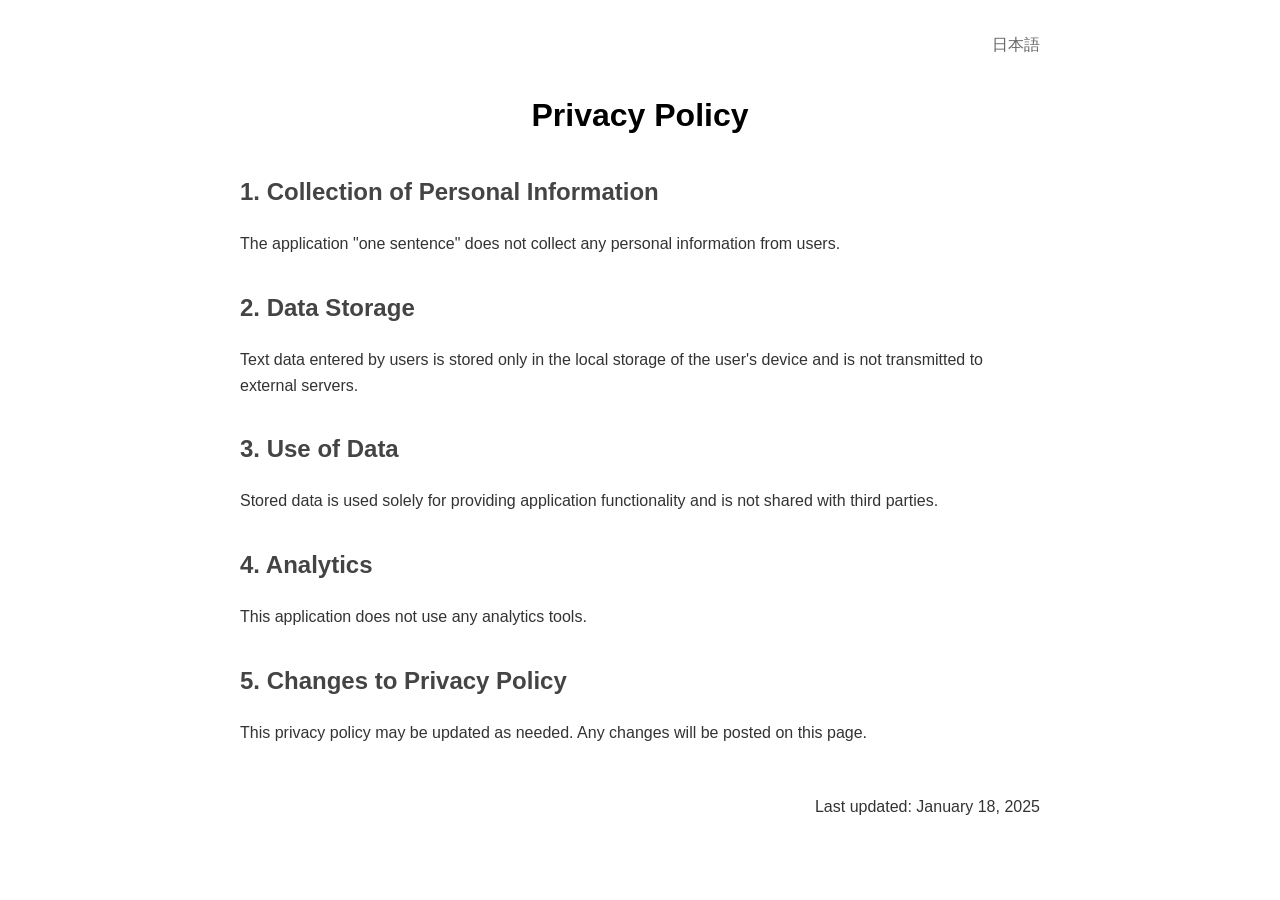
<file: PrivacyPolicy/english.html>
<!DOCTYPE html>
<html lang="en">
<head>
    <meta charset="UTF-8">
    <meta name="viewport" content="width=device-width, initial-scale=1.0">
    <title>Privacy Policy - one sentence</title>
    <style>
        body {
            font-family: sans-serif;
            line-height: 1.6;
            max-width: 800px;
            margin: 0 auto;
            padding: 2rem;
            color: #333;
        }
        h1 {
            color: #000;
            text-align: center;
            margin-bottom: 2rem;
        }
        h2 {
            margin-top: 2rem;
            color: #444;
        }
        .language-switch {
            text-align: right;
            margin-bottom: 2rem;
        }
        .language-switch a {
            color: #666;
            text-decoration: none;
        }
        .language-switch a:hover {
            text-decoration: underline;
        }
    </style>
</head>
<body>
    <div class="language-switch">
        <a href="japanese.html">日本語</a>
    </div>
    <h1>Privacy Policy</h1>

    <h2>1. Collection of Personal Information</h2>
    <p>The application "one sentence" does not collect any personal information from users.</p>

    <h2>2. Data Storage</h2>
    <p>Text data entered by users is stored only in the local storage of the user's device and is not transmitted to external servers.</p>

    <h2>3. Use of Data</h2>
    <p>Stored data is used solely for providing application functionality and is not shared with third parties.</p>

    <h2>4. Analytics</h2>
    <p>This application does not use any analytics tools.</p>

    <h2>5. Changes to Privacy Policy</h2>
    <p>This privacy policy may be updated as needed. Any changes will be posted on this page.</p>

    <p style="text-align: right; margin-top: 3rem;">Last updated: January 18, 2025</p>
</body>
</html>
</file>
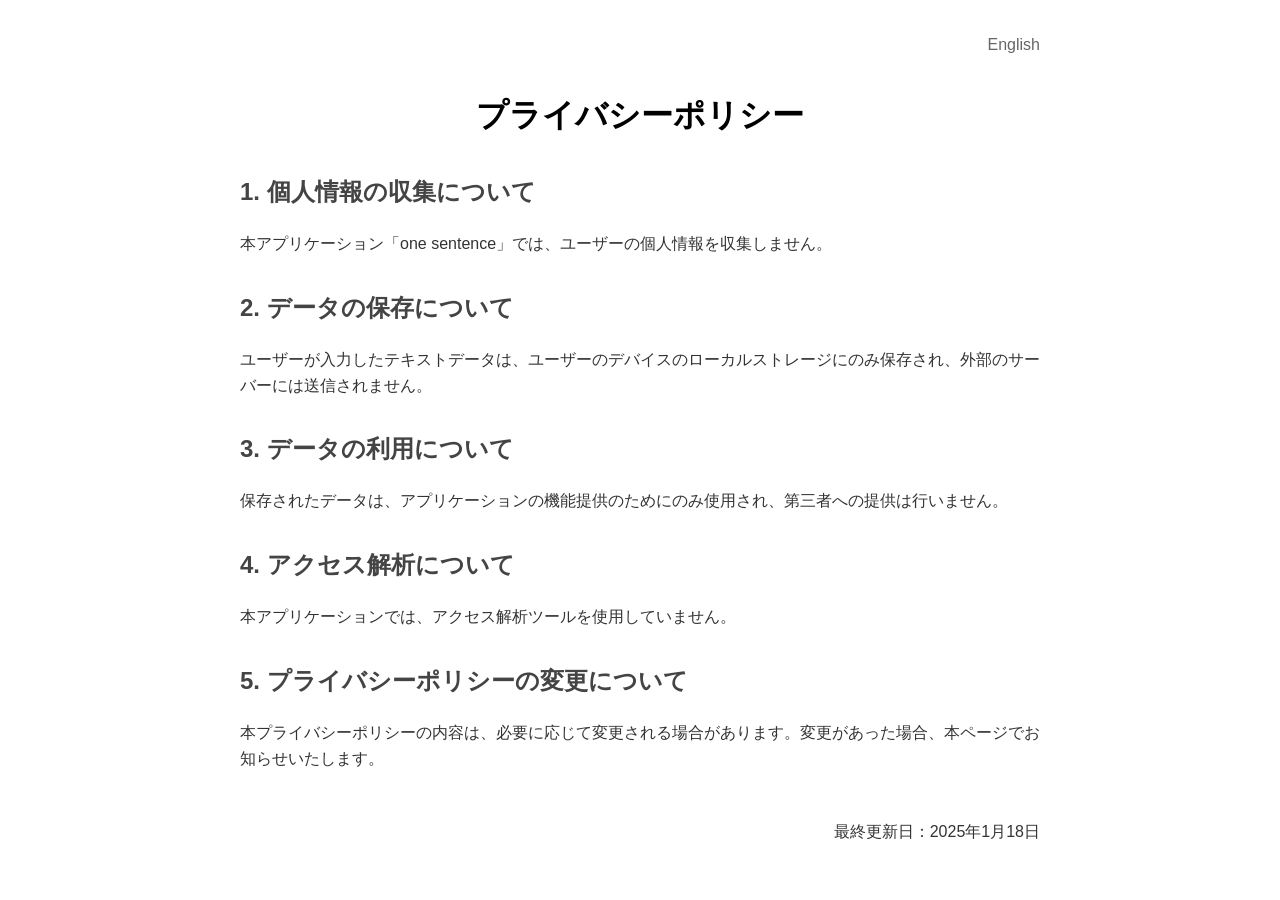
<file: PrivacyPolicy/japanese.html>
<!DOCTYPE html>
<html lang="ja">
<head>
    <meta charset="UTF-8">
    <meta name="viewport" content="width=device-width, initial-scale=1.0">
    <title>プライバシーポリシー - one sentence</title>
    <style>
        body {
            font-family: sans-serif;
            line-height: 1.6;
            max-width: 800px;
            margin: 0 auto;
            padding: 2rem;
            color: #333;
        }
        h1 {
            color: #000;
            text-align: center;
            margin-bottom: 2rem;
        }
        h2 {
            margin-top: 2rem;
            color: #444;
        }
        .language-switch {
            text-align: right;
            margin-bottom: 2rem;
        }
        .language-switch a {
            color: #666;
            text-decoration: none;
        }
        .language-switch a:hover {
            text-decoration: underline;
        }
    </style>
</head>
<body>
    <div class="language-switch">
        <a href="english.html">English</a>
    </div>
    <h1>プライバシーポリシー</h1>

    <h2>1. 個人情報の収集について</h2>
    <p>本アプリケーション「one sentence」では、ユーザーの個人情報を収集しません。</p>

    <h2>2. データの保存について</h2>
    <p>ユーザーが入力したテキストデータは、ユーザーのデバイスのローカルストレージにのみ保存され、外部のサーバーには送信されません。</p>

    <h2>3. データの利用について</h2>
    <p>保存されたデータは、アプリケーションの機能提供のためにのみ使用され、第三者への提供は行いません。</p>

    <h2>4. アクセス解析について</h2>
    <p>本アプリケーションでは、アクセス解析ツールを使用していません。</p>
    <!-- <h2>5. お問い合わせ</h2>
    <p>本プライバシーポリシーに関するお問い合わせは、以下のメールアドレスまでお願いいたします：<br>
    [お問い合わせメールアドレス]</p> -->

    <h2>5. プライバシーポリシーの変更について</h2>
    <p>本プライバシーポリシーの内容は、必要に応じて変更される場合があります。変更があった場合、本ページでお知らせいたします。</p>

    <p style="text-align: right; margin-top: 3rem;">最終更新日：2025年1月18日</p>
</body>
</html>
</file>
